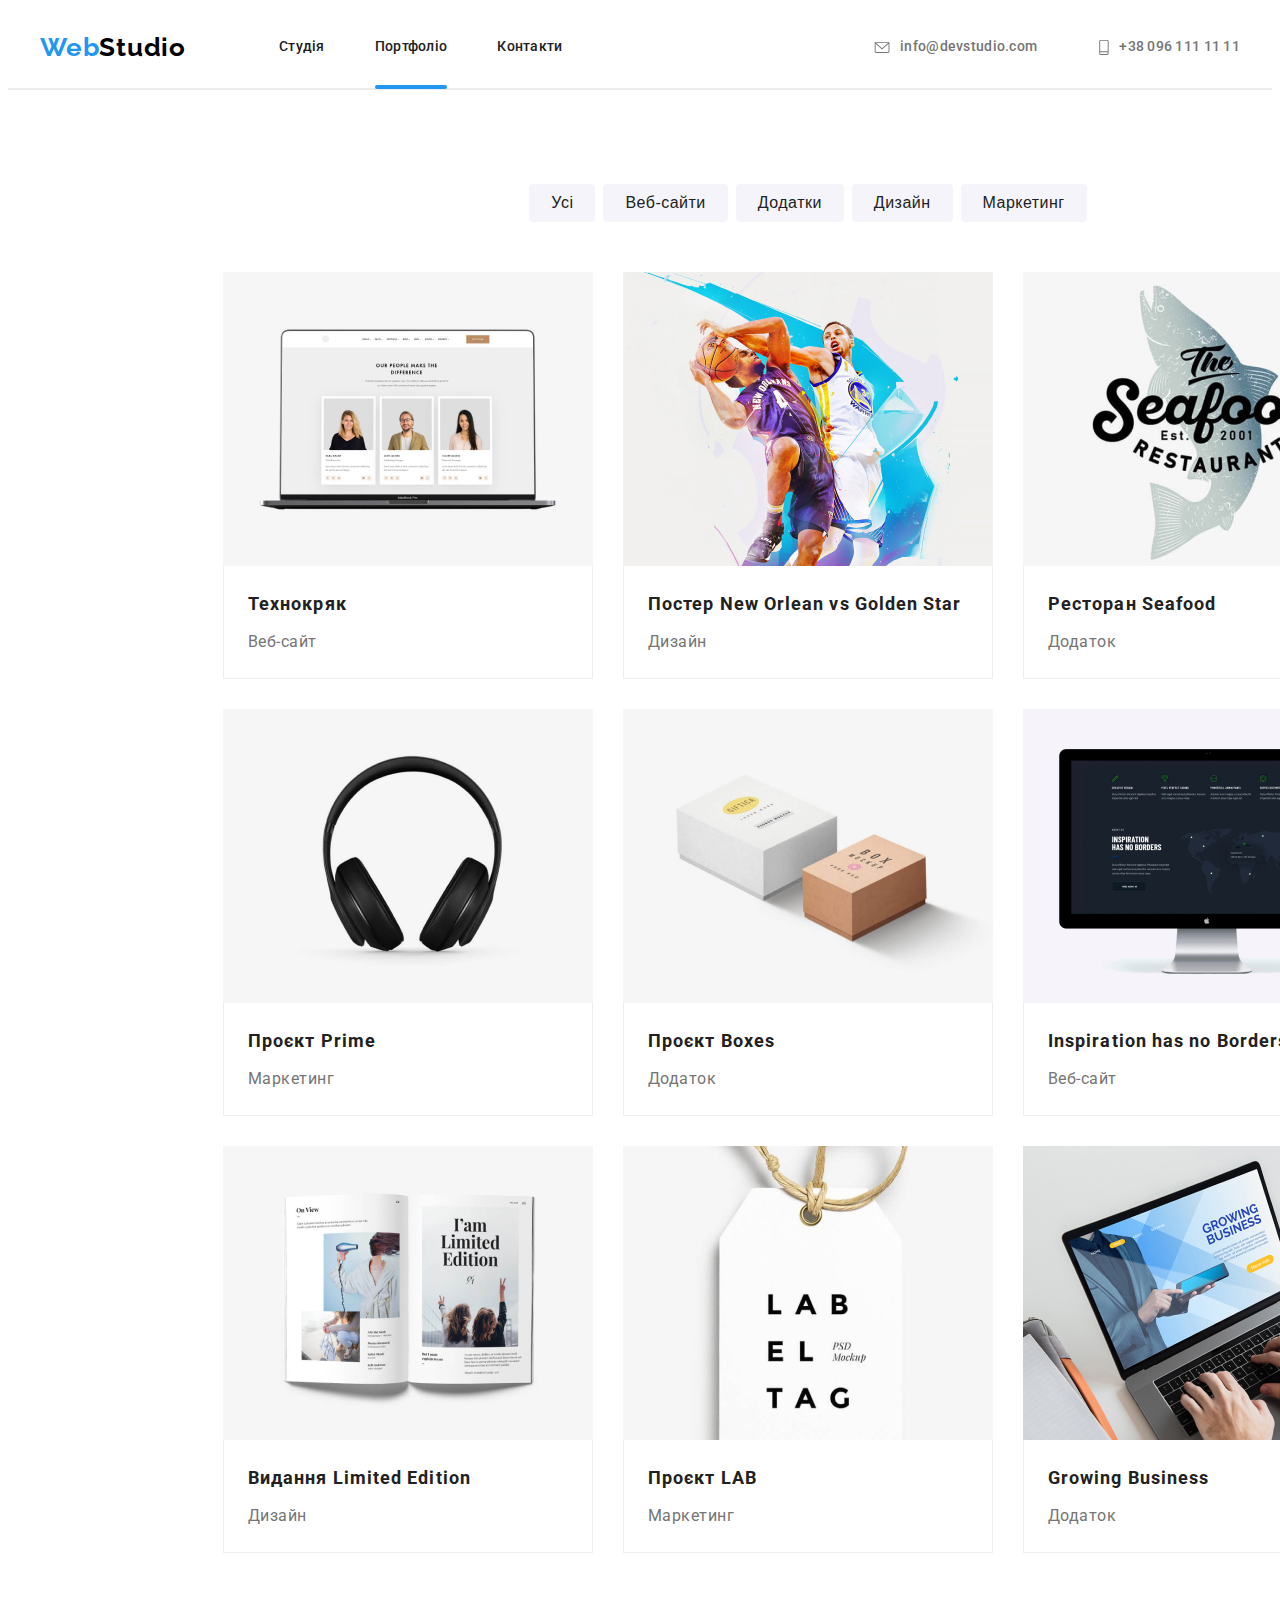
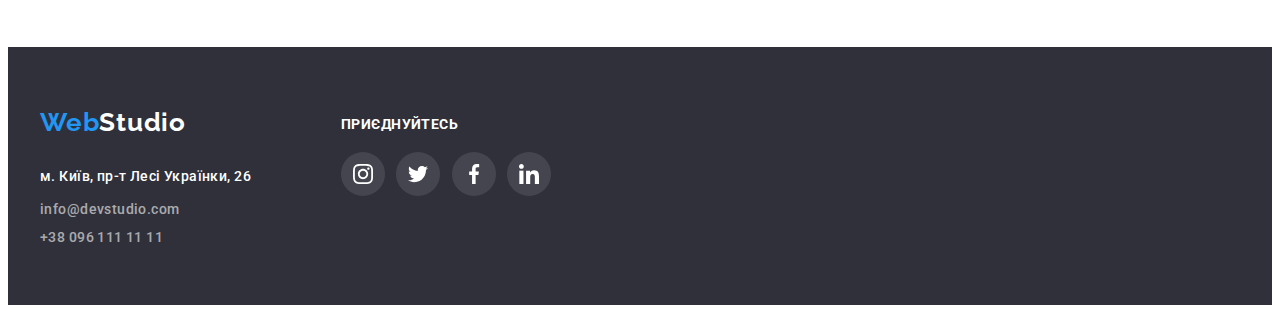
<file: portfolio.html>
<!DOCTYPE html>
<html lang="uk">
<head>
    <meta charset="UTF-8">
    <meta http-equiv="X-UA-Compatible" content="IE=edge">
    <meta name="viewport" content="width=device-width, initial-scale=1.0">
    <title>Портфоліо</title>
    <link rel="stylesheet" href="https://cdnjs.cloudflare.com/ajax/libs/modern-normalize/1.1.0/modern-normalize.min.css" integrity="sha512-wpPYUAdjBVSE4KJnH1VR1HeZfpl1ub8YT/NKx4PuQ5NmX2tKuGu6U/JRp5y+Y8XG2tV+wKQpNHVUX03MfMFn9Q==" crossorigin="anonymous" referrerpolicy="no-referrer" />
    <link rel="preconnect" href="https://fonts.googleapis.com">
    <link rel="preconnect" href="https://fonts.gstatic.com">
    <link href="https://fonts.googleapis.com/css2?family=Raleway:wght@700&family=Roboto:wght@400;500;700&display=swap" rel="stylesheet">
    <link rel="stylesheet" href="./css/styles.css">
    
</head>
<!--header-->
<body>

  <header>
    <div class="header">
      <a class="logo" href=""><span class="logo-blue-footer">Web</span>Studio</a>
      </nav>
        
      <ul id="nav-header" class="navigation-header">
        <li><a class="nav-header" target="_self" href="./index.html" href="">Студія</a></li>
        <li><a class="nav-header portfolio" >Портфоліо</a></li>
        <li><a class="nav-header" href="">Контакти</a></li>
      </ul>
      </nav>

      <div class="container-contact-header">   
        <a class="contact-header" href="mailto:info@devstudio.com">
          <svg class="contact-icon" width="16" height="12">
            <use href="./images/symbol-defs.svg#icon-envelope">
            </use>
          </svg>info@devstudio.com</a>
      
        <a class="contact-header" href="tel:+380961111111">
          <svg class="contact-icon" width="10" height="16">
            <use href="./images/symbol-defs.svg#icon-telephone">
            </use>
          </svg>+38 096 111 11 11</a>
      
      </div>
    </div>
  </header>
 <!--main Портфоліо-->

<main>
  <div class="header-line"></div>
  <section class="section">

    <div class="list-quality-container">
        <h2 style='display: none;'>кнопки меню</h2>
        <ul  class="container-btn-menu">
          <li><button class="btn-menu" type="button">Усі</button></li>
          <li><button class="btn-menu" type="button">Веб-сайти</button></li>
          <li><button class="btn-menu" type="button">Додатки</button></li>
          <li><button class="btn-menu" type="button">Дизайн</button></li>
          <li><button class="btn-menu" type="button">Маркетинг</button></li>
        </ul>
      <div class="portfolio-img-content">
        <h2 class="portfolio" style="display: none;">Portfolio</h2>
          <ul class="portfolio-list">

        <div class="portfolio-card">
          <li class="container-item-portfolio">
            <div class="portfolio-image">
            <img class="our team" src="./images/img-8.jpg" alt="Наш персонал" width="370">
            <div class="portfolio-overlay">
              <p>Ресурс пропонує комплексні пропозиції з різним рівнем функціоналу та сервісів. Все це дозволить відвідувачу отримати
              вичерпні відомості про компанію чи приватну особу.</p>

            
            
            </div>
            </div>
            <div class="general-portfolio">
            <h3 class="title-portfolio">Технокряк</h3>
            <h4 class="subtitle-portfolio">Веб-сайт</h4>
            </div>
          </li>
        </div>

        <div class="portfolio-card">
          <li class="container-item-portfolio">
            <img src="./images/img-9.jpg" alt="плакат Нью-Орлеан проти Голден Стар" width="370">
            <div class="general-portfolio">
            <h3 class="title-portfolio">Постер New Orlean vs Golden Star</h3>
            <h4 class="subtitle-portfolio">Дизайн</h4>
           </div>
          </li>
        </div>

          <div class="portfolio-card">
          <li class="container-item-portfolio">
            <img src="./images/img-10.jpg" alt="Ресторан Сіфуд" width="370">
            <div class="general-portfolio">
            <h3 class="title-portfolio">Ресторан Seafood</h3>
            <h4 class="subtitle-portfolio">Додаток</h4>
            </div>
          </li></div>
          <div class="portfolio-card">
          <li class="container-item-portfolio">
            <img src="./images/img-11.jpg" alt="" width="370">
            <div class="general-portfolio">
            <h3 class="title-portfolio">Проєкт Prime</h3>
            <h4 class="subtitle-portfolio">Маркетинг</h4>
            </div>
          </li></div>
          <div class="portfolio-card">
          <li class="container-item-portfolio">
            <img src="./images/img-12.jpg" alt="Проєкт Боксис" width="370">
            <div class="general-portfolio">
            <h3 class="title-portfolio">Проєкт Boxes</h3>
            <h4 class="subtitle-portfolio">Додаток</h4>
            </div>
          </li></div>
          <div class="portfolio-card">
          <li class="container-item-portfolio">
            <img src="./images/img-13.jpg" alt="Сайт Натхнення без меж" width="370">
            <div class="general-portfolio">
            <h3 class="title-portfolio">Inspiration has no Borders</h3>
            <h4 class="subtitle-portfolio">Веб-сайт</h4>
            </div>
          </li></div>
          <div class="portfolio-card">
          <li class="container-item-portfolio">
            <img src="./images/img-14.jpg" alt="Видання Лімітид Едішн" width="370">
            <div class="general-portfolio">
            <h3 class="title-portfolio">Видання Limited Edition</h3>
            <h4 class="subtitle-portfolio">Дизайн</h4>
            </div>
          </li></div>
          <div class="portfolio-card">
          <li class="container-item-portfolio">
            <img src="./images/img-15.jpg" alt="Проєкт Леб" width="370">
            <div class="general-portfolio">
            <h3 class="title-portfolio">Проєкт LAB</h3>
            <h4 class="subtitle-portfolio">Маркетинг</h4>
            </div>
          </li></div>
          <div class="portfolio-card">
          <li class="container-item-portfolio">
            <img src="./images/img-16.jpg" alt="Зростаючий бізнес" width="370">
            <div class="general-portfolio">
            <h3 class="title-portfolio">Growing Business</h3>
            <h4 class="subtitle-portfolio">Додаток</h4>
            </li></div>
          </ul>
      </div>
   </div>
  </section>
</main>
<!--Address in the footer-->
<footer>
  <div class="footer-container">
    <div class="footer-company-contacts">
      <a class="logo-bottom" href=""><span class="logo-blue-footer">Web</span>Studio</a>
      <address class="continer-contacts-bottom">
        <p class="address-footer">м. Київ, пр-т Лесі Українки, 26</p>
        <a class="contacts-footer" href="mailto:info@devstudio.com">info@devstudio.com</a>
        <a class="contacts-footer telephone" href="tel:+380961111111">+38 096 111 11 11</a>
      </address>
    </div>
    <div class="footer-links">
      <h3 class="call-to-action">приєднуйтесь</h3>
      <ul class="social-list list-bullets-none">
  
        <li class="social-item">
          <a class="icon-space-footer" href="#">
            <svg class="icon" width="20" height="20">
              <use href="./images/symbol-defs.svg#icon-instagram-2">
              </use>
            </svg>
          </a>
        </li>
  
        <li class="social-item">
          <a class="icon-space-footer" href="#">
            <svg class="icon" width="20" height="20">
              <use href="./images/symbol-defs.svg#icon-twitter">
              </use>
            </svg>
          </a>
        </li>
        <li class="social-item">
          <a class="icon-space-footer" href="#">
            <svg class="icon" width="20" height="20">
              <use href="./images/symbol-defs.svg#icon-facebook">
              </use>
            </svg>
          </a>
        </li>
  
        <li class="social-item">
          <a class="icon-space-footer" href="#">
            <svg class="icon" width="20" height="20">
              <use href="./images/symbol-defs.svg#icon-linkedin-1">
              </use>
            </svg>
          </a>
        </li>
      </ul>
    </div>
  </div>

</footer>
</body>
</html>
</file>
<file: css/styles.css>
:root {
    --color-bckgr-primary:#F5F5F5;
    --color-bckgr-secondary: #FFFFFF; 
    --color-bckgr-footer:#2F303A;
    --color-bckgr-invert: #1B80BF;
    --color-invert: #FFFFFF;

    --color-text-primary:#212121;
    --color-text-action: #2196F3;
    --color-background-action: #FFFFFF;
   
    --color-heading-title: #212121;;
    --color-heading-subtitle:#757575;

    --color-button: #F5F4FA;
    --color-button-hover: #2196F3;
}

html {
    box-sizing: border-box;
}

*,
*::before,
*::after {
    box-sizing: inherit;

}

body {
    font-family: Roboto, Sans-Serif;
    font-style: normal;
   

}

::selection {
    color: var(--color-invert);
    background-color: var(--color-bckgr-invert);

}

/* common header */

.header-line {
    margin: 0;
    border: 1px solid #ECECEC;
    
}
      
.header > a {
    
    text-decoration: none;
    font-family: 'Raleway';
    font-style: normal;
    font-weight: 700;
    font-size: 26px;
    line-height: 1.19;
    letter-spacing: 0.03em;
    color: black ;
    
}

.logo {
    min-width: 145px;
    margin-left: 0px;
    

}

.logo-blue-header {
    color: var (--color-button-hover);
}

.navigation-header {

    min-width: 45px;
    margin-top: 0;
    margin-bottom: 0;
    margin-left: 93px;
    margin-right: auto;
    padding-left: 0px;
    display: flex;
    gap: 50px;
       
    list-style-type: none;
    
}

.header {
    width: 1200px;
    margin:auto;
    padding-top: 24px;
    padding-bottom: 25px;
    background-color: var(--color-bckgr-secondary);

    display: flex;
    align-items: center;  
    
    
}


.nav-header {

    position: relative;

    display: block;
    height: 16px;
    margin-left: 0px;
    margin-top: 0px;
    margin-bottom: 0px;
    font-weight: 500;
    font-size: 14px;
    line-height: 1.14;
    letter-spacing: 0.02em;
    color: var(--color-text-primary);
    text-decoration: none;

    transition-property: background-color;
    transition-duration: 250ms;
    transition-timing-function: cubic-bezier(0.4, 0, 0.2, 1);
    transition-delay: 0;

    
   
}

.studio::after {

    position: absolute;
    
    content: '';
    top:46px;
    right:0;
    
    width:100%;
    height:4px;
    
    background: #2196F3;
    border-radius: 2px;

}

.portfolio::after {

    position: absolute;

    content: '';
    top: 46px;
    right: 0;

    width: 100%;
    height: 4px;

    background: #2196F3;
    border-radius: 2px;

}

.nav-header:hover,
.nav-header:focus {
    color: var(--color-text-action);
}


.contact-header {
    text-decoration: none;
    display:flex;
    justify-content:space-between;
    align-items: center;
    padding: 6px 22px;
    font-family: Roboto;
    font-weight: 500;
    font-size: 14px;
    line-height: 1.14;
    letter-spacing: 0.02em;

    color: var(--color-heading-subtitle);

    transition-property: background-color;
    transition-duration: 250ms;
    transition-timing-function: cubic-bezier(0.4, 0, 0.2, 1);
    transition-delay: 0;

}

.contact-header:hover,
.contact-header:focus {

    color: var(--color-button-hover);

}

.contact-header:last-child {

padding: 6px 0px;

}


.contact-icon {
margin-right: 10px;
fill: currentColor;

}



.container-contact-header {

    margin: 0;
    padding: 0;

    display: flex;
    gap: 40px;
    justify-content: space-between;
    
}


/*Studio Page*/
 
/*hero section*/


.moto {
    width: 696px;
    margin-top: 0;
    margin-bottom: 30px;
    font-weight: 900;
    font-size: 44px;
    line-height: 1.36;
    letter-spacing: 0.06em;
    text-transform: uppercase;
    text-align: center;
    color: #FFFFFF;
    
   }

   
   .hero {
    max-width: 1600px;
    margin: auto;
    width: 696px;
    
    padding-left: 452px;
    padding-right: 452px;
    padding-top: 200px;
    padding-bottom: 200px;
    display: flex;
    justify-content: center;
    flex-direction: column;
    align-items: center;
}
.hero-container {

    position: relative;

    margin-right: auto;
    margin-left: auto;
    max-width: 1600px;
    height: 600px;
    background-color: var(--color-bckgr-primary) ;
    background-image: linear-gradient(to right, rgba(47, 48, 58, 0.4),
    rgba(47, 48, 58, 0.4)),
    url('../images/img-background.jpg');

    background-repeat: no-repeat;
    background-position: center center;
    background-size: content;
    background-attachment: scroll;
    
}  



.command-service-btn { 
    display: inline-block;
    width: 200px;
    height: 50px;
    background: #2196F3;
    box-shadow: 0px 4px 4px rgba(0, 0, 0, 0.15);
    border-radius: 4px;

    
    font-weight: 500;
    font-size: 16px;
    line-height: 1.6;
    text-align: center;
    letter-spacing: 0.03em;
    color: var(--color-background-action);
    

}

/*Modal window*/

.backdrop {

    position: fixed;
    top:0;
    left:0;
    width:100%;
    height:100%;
    background-color: rgba(0, 0, 0, 0.2);

    transform:opacity (1);
    transition: opacity 250ms cubic-bezier(0.4, 0, 0.2, 1);
}

.modal {
    position: absolute;
    transform: translate(-50%, -50%) scale(1);
    transition: scale 500ms cubic-bezier(0.4, 0, 0.2, 1);
    top: 50%;
    left: 50%;

    width:100%;
    max-width: 528px;
    height: 100%;
    max-height:581px;
    padding: 8px;
    background-color: var(--color-bckgr-secondary);
    box-shadow: 0px 1px 3px rgba(0, 0, 0, 0.12), 0px 1px 1px rgba(0, 0, 0, 0.14), 0px 2px 1px rgba(0, 0, 0, 0.2);
    border-radius: 4px;

    display:flex;
    justify-content: end;
  
}
.backdrop.is-hidden .modal {
    transform: translate(-50%, -50%) scale(0,7);
    
   
}

.backdrop.is-hidden {

    opacity: 0;
    pointer-events: none;
    
}

.close-icon-space {
    position: absolute;
    

    display: flex;
    align-items: center;
    justify-content: center;

    width: 30px;
    height: 30px;
    
    background-color: var(--color-bckgr-secondary);
    border: 1px solid rgba(0, 0, 0, 0.1);
    border-radius: 50%;

    opacity: 1;
    transition: opacity 250ms cubic-bezier(0.4, 0, 0.2, 1);
    
}


/* quality descripion*/
.section-occupation {

    padding-bottom: 94px;
}


.section {
    width:1600px;
    padding-top: 94px;
    padding-bottom: 94px;
    margin: auto;

}

.list-quality-container {

    width: 1200px;
    margin: 0;
    padding-left: 15px;
    padding-right: 15px;
    margin-left: auto;
    margin-right: auto;

  
}

.list-quality-flex {
    
    margin: 0;
    display: flex;
    justify-content: space-between;

    padding: 0;

    

}

.quality-icon-space {
    width: 270px;
    height: 120px;
    margin: 0;
    margin-bottom: 30px;
    

    display: flex;
    justify-content: center;
    align-items: center;    
    background: #F5F4FA;
    border-radius: 4px;
}

.quality-icon {
    
    width: 70px;
    height: 70px;
    
}

.quality-item {
    width: 270px;

}



.quality-title {
    margin:0 ;
    margin-bottom:10px ;

    font-weight: 700;
    font-size: 14px;
    line-height: 1.14;
    letter-spacing: 0.03em;
    text-transform: uppercase;

    color: #212121;
    
}

.quality-definition {
    margin:0 ;

    font-weight: 400;
    font-size: 14px;
    line-height: 1.7;
    letter-spacing: 0.03em;

    color: #757575;
    

}


/*occupation*/
    

.img-activity{

    display: flex;
    justify-content: center;
    gap: 30px;
    
    margin-top: 0;
    margin-bottom: 0;
    padding-left: 0;
    
}

.occupation-item-container > img {
    display: block;
    margin: 0;
}

.occupation-item-container {

   position: relative;

}

.service-label {

    position: absolute;
    top: 224px;
    right: 0;
    margin: 0;
    width: 370px;
    height: 70px;
    padding: 27px 0;
    margin: 0;

    background-color: rgba(47, 48, 58, 0.8);
   
}

.occupation-name {

    display: block;
    margin: 0;

    font-weight: 700;
    font-size: 14px;
    line-height: 1.14;
    text-align: center;
    letter-spacing: 0.03em;
    text-transform: uppercase;
    
    color: #FFFFFF;

}




/*team of studio*/
.list-container-team {
   
    padding-top: 94px;
    padding-bottom: 94px;
    margin: auto;
    background-color: #F5F4FA;
}

.team-items-container {
    
    padding-left: 0;
    padding-right: 0;
    margin-top: 0;
    margin-bottom: 0;

    display: flex;
    justify-content: center;
    gap: 30px;
}
.team-section {
    
    margin-top: 94px;
    margin-bottom: 0;
    background-color: #F5F4FA ;

    display: flex;
    flex-direction: column
}



.team-item {

      
    text-align: center;
    margin: 0;
    background: #FFFFFF;
    box-shadow: 0px 1px 3px rgba(0, 0, 0, 0.12), 0px 1px 1px rgba(0, 0, 0, 0.14), 0px 2px 1px rgba(0, 0, 0, 0.2);
    border-radius: 0px 0px 4px 4px;
}

.team-card {
    padding-top: 30px;
    padding-bottom: 30px;
    padding-right: 32px;
    padding-left: 32px;
}

.team-name {
   
    width: content;
    margin: 0;
    margin-bottom: 10px;

    font-weight: 500;
    font-size: 16px;
    line-height: 1.8;
    letter-spacing: 0.03em;
    color: #212121;
    text-align: center;
}

.team-function {
    width: content;
    margin: 0;
    margin-bottom: 16px;
    font-weight: 400;
    font-size: 16px;
    line-height: 1.18;
    letter-spacing: 0.03em;
    color: #757575;
    

}


.headings {
    
    margin: 0;
    margin-bottom: 50px;
    text-align: center; 
    font-weight: 700px;
    font-size: 36px;
    line-height: 1.17;
    letter-spacing: 0.03em;
    color: #212121;


}

.image-space {
    width: 270px;
    height: 104p;
    padding: 30px 32px;
}

.social-list {
    display: flex;
    justify-content: space-between;
    align-items: center;
    gap: 10px;
    padding-left: 0;
}

.social-item {
    width: 44px;
    height: 44px;
    
}
.icon-space {
    display: flex;
    align-items: center;
    justify-content: center;
    width: 100%;
    height: 100%;
    background-color: var(--color-bckgr-secondary) ;
    fill: #AFB1B8;
    border-radius: 50%;

    transition-property: background-color, fill;
    transition-duration: 250ms;
    transition-timing-function: cubic-bezier(0.4, 0, 0.2, 1);
    transition-delay: 0;
  
}

  
.icon-space:hover,
.icon-space:focus
 {
    background-color: var(--color-text-action);
    fill: var(--color-invert);
}




    


/*Portfolio page*/
/*menu of Portfolio Page*/

.portfolio-block {

    padding-left: 94px 0;
    margin: 0 auto;
    
}

.container-btn-menu {

    list-style-type: none;
    padding: 0px;
    margin: 0;

    display: flex;
    justify-content: center;
    align-items: center;
    gap: 8px;
       
}



button {
    background: var(--color-button);
    border-radius: 4px;
    border-style: none;
    cursor: pointer;

    
    
}

.btn-menu { 
  
    font-weight: 500;
    font-size: 16px;
    

    line-height: 1.6;
    text-align: center;
    letter-spacing: 0.03em;
    color: var(--color-text-primary);
    padding: 6px 22px;

    transition-property: background-color, color, box-shadow;
    transition-duration: 250ms;
    transition-timing-function: cubic-bezier(0.4, 0, 0.2, 1);
    transition-delay: 0;
   
}

button:hover,
button:focus {
    background: var(--color-button-hover);
    box-shadow: 0px 3px 1px rgba(0, 0, 0, 0.1), 0px 1px 2px rgba(0, 0, 0, 0.08), 0px 2px 2px rgba(0, 0, 0, 0.12);
    border-radius: 4px;
    border-style: none;
    }

.btn-menu:hover,
.btn-menu:focus {
    
    font-weight: 500;
    font-size: 16px;
    line-height: 1.6;
    text-align: center;
    letter-spacing: 0.03em;
    color: var(--color-bckgr-secondary);
}

/* Portfolio block*/

.portfolio-image {
 
 max-width:370px;
 max-height:294px;
 position: relative;
 overflow: hidden;
     
}

.portfolio-overlay{
    position: absolute;
    
    background-color: rgba(33, 150, 243, 0.9);
    width:100%;
    height:100%;
    top:0;
    right:0;
    
    transform: translateY(100%);
    transition: transform 0.3s cubic-bezier(0.2, 0, 0.2, 1);
    transition-duration: 0.3s;
    transition-timing-function: cubic-bezier(0.2, 0, 0.2, 1);
    transition-delay: 0s;
    transition-property: transform;
    

}

.portfolio-card:hover .portfolio-overlay {

    transform: translateY(0);
    opacity: 1;
  
     
}

.portfolio-overlay p {

    padding: 63px 24px;
    margin:0;
    font-weight: 400;
    font-size: 18px;
    line-height: 1.6;
    letter-spacing: 0.03em;
    color: var(--color-bckgr-secondary);
}
.portfolio-card {

transition-property: box-shadow;
transition-duration: 250ms;
transition-timing-function: cubic-bezier(0.4, 0, 0.2, 1);
transition-delay: 0;


 
    
}

.portfolio-card:hover {
     box-shadow: 0px 1px 1px rgba(0, 0, 0, 0.12), 0px 4px 4px rgba(0, 0, 0, 0.06), 1px 4px 6px rgba(0, 0, 0, 0.16);
}

.list-bullets-none {
    list-style: none;
}

.portfolio-img-content {
    margin-top:50px;
        
}

.container-item-portfolio {
    
    width: 370px;
    padding: 0px;
    

    display: flex;
    flex-direction:column;

    
    
        
}

.portfolio-list  {
   
    padding: 0;
    margin: 0;

    display: flex;
    flex-wrap: wrap ;
    justify-content: center;
    gap: 30px;
    list-style-type: none;
    
    

}

.general-portfolio {
    border-top: transparent;
    border-left:1px Solid #EEEEEE ;
    border-right:1px Solid #EEEEEE;
    border-bottom: 1px  Solid #EEEEEE;
    padding: 20px 24px;
    

}

.title-portfolio {
    display:inline-block;
    width: 322px;
    margin-top: 0;
    margin-bottom: 4px;

    font-weight: 700;
    font-size: 18px;
    line-height: 2;
    letter-spacing: 0.06em;
    color: var(--color-text-primary);
   
}

.subtitle-portfolio {
    display:inline-block;
    width: 322px;
    margin: 0px;
       
    font-weight: 400;
    font-size: 16px;
    line-height: 2;
    letter-spacing: 0.03em;
    color: var(--color-heading-subtitle);
}

/*common footer*/
footer {

    background-color:var(--color-bckgr-footer);
    text-decoration: none;
    padding-top: 60px;
    padding-bottom: 60px;
}

.footer-container {
    width: 1200px;
    margin: 0 auto;
    display: flex;
   

    
}

.logo-blue-footer {
    

    font-family: 'Raleway';
    font-style: normal;
    font-weight: 700;
    font-size: 26px;
    line-height: 1.19;
    letter-spacing: 0.03em;
    color: var(--color-button-hover);
}

footer > a {
    font-family: 'Raleway';
    font-style: normal;
    font-weight: 700;
    font-size: 26px;
    line-height: 1.19;
    color:var(--color-bckgr-secondary) ;
    letter-spacing: 0.03em;
    text-decoration: none;
}



.address-footer {
    margin-top: 0px;
    margin-bottom: 12px;
    font-style: normal;
    font-weight: 500;
    font-size: 14px;
    line-height: 1.7;
    letter-spacing: 0.03em;
    color: var(--color-bckgr-secondary);
    
    display: inline-block;
    flex-basis: content ;
}

.contacts-footer {
    

    font-style: normal;
    font-weight: 500;
    font-size: 14px;
    line-height: 1,7;
    letter-spacing: 0.03em;
    color: rgba(255, 255, 255, 0.6);
    text-decoration: none;
    
    display: inline-block;
    margin-bottom: 12px;
}


.logo-bottom {
    display: block;
    margin-bottom: 28px;

    font-family: 'Raleway';
    font-style: normal;
    font-weight: 700;
    font-size: 26px;
    line-height: 1.19;
    color:var(--color-bckgr-secondary) ;
    letter-spacing: 0.03em;
    text-decoration: none;
    

}
.continer-contacts-bottom {
    display: flex;
    flex-direction: column;
}

.telephone {
    margin-bottom: 0px;
}

.footer-links {
    width: 210px;
    justify-content: center;
    align-self: flex-start;
}
.footer-company-contacts {
    width: 231px;
     margin: 0;
    margin-right: 70px;
   
    
}

.call-to-action {
        padding-top:10px ;
        margin: 0;
        margin-bottom: 20px;
        font-weight: 700;
        font-size: 14px;
        line-height: 1.14;
        letter-spacing: 0.03em;
        text-transform: uppercase;
    
        color: #FFFFFF;
}

.icon-space-footer {
    display: flex;
    align-items: center;
    justify-content: center;
    width: 100%;
    height: 100%;
    background-color: rgba(255, 255, 255, 0.1);;
    fill: var(--color-invert);
    border-radius: 50%;

    transition-property: background-color;
    transition-duration: 250ms;
    transition-timing-function: cubic-bezier(0.4, 0, 0.2, 1);
    transition-delay: 0;

}
.icon-space-footer:hover,
.icon-space-footer:focus {
   
    background-color: var(--color-button-hover)
    
}



/* our clients*/
.clients-logo-block {
    width:170px;
    height: 92px;

 
}

.clients-logo-space {
    width: 100%;
    height:100%;
    padding: 16px 32px;
    border: 1px solid #AFB1B8;
    border-radius: 4px;
    fill:#AFB1B8;
    display: flex;
    justify-content: center;

    transition-property: fill, border;
    transition-duration: 250ms;
    transition-timing-function: cubic-bezier(0.4, 0, 0.2, 1);
    transition-delay: 0;

    
}

.clients-logo-space:hover,
.clients-logo-space:focus {
 
    fill: var(--color-button-hover);
    border: 1px solid #2196F3;
}

.clients-logo-list {
    display: flex;
    justify-content: space-between;
    padding-left: 0;
   
}
</file>
